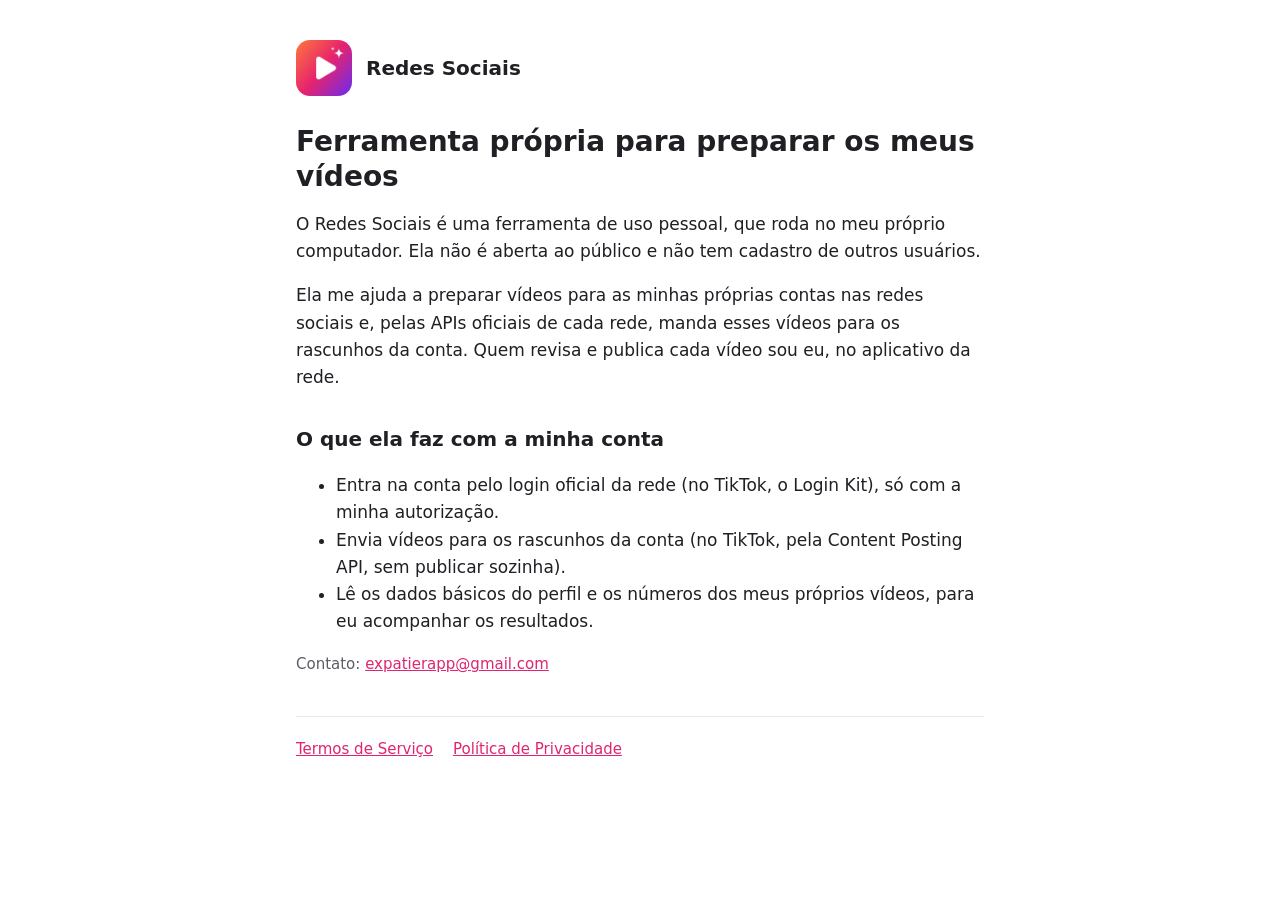
<file: index.html>
<!doctype html>
<html lang="pt-BR">
<head>
  <meta charset="utf-8">
  <meta name="viewport" content="width=device-width, initial-scale=1">
  <title>Redes Sociais</title>
  <link rel="icon" href="logo.png">
  <link rel="stylesheet" href="style.css">
</head>
<body>
<main>
  <header><img src="logo.png" alt=""><a href="./">Redes Sociais</a></header>
  <h1>Ferramenta própria para preparar os meus vídeos</h1>
  <p>O Redes Sociais é uma ferramenta de uso pessoal, que roda no meu próprio computador. Ela não é aberta ao público e não tem cadastro de outros usuários.</p>
  <p>Ela me ajuda a preparar vídeos para as minhas próprias contas nas redes sociais e, pelas APIs oficiais de cada rede, manda esses vídeos para os rascunhos da conta. Quem revisa e publica cada vídeo sou eu, no aplicativo da rede.</p>
  <h2>O que ela faz com a minha conta</h2>
  <ul>
    <li>Entra na conta pelo login oficial da rede (no TikTok, o Login Kit), só com a minha autorização.</li>
    <li>Envia vídeos para os rascunhos da conta (no TikTok, pela Content Posting API, sem publicar sozinha).</li>
    <li>Lê os dados básicos do perfil e os números dos meus próprios vídeos, para eu acompanhar os resultados.</li>
  </ul>
  <p class="muted">Contato: <a href="mailto:expatierapp@gmail.com">expatierapp@gmail.com</a></p>
  <nav><a href="termos.html">Termos de Serviço</a><a href="privacidade.html">Política de Privacidade</a></nav>
</main>
</body>
</html>
</file>
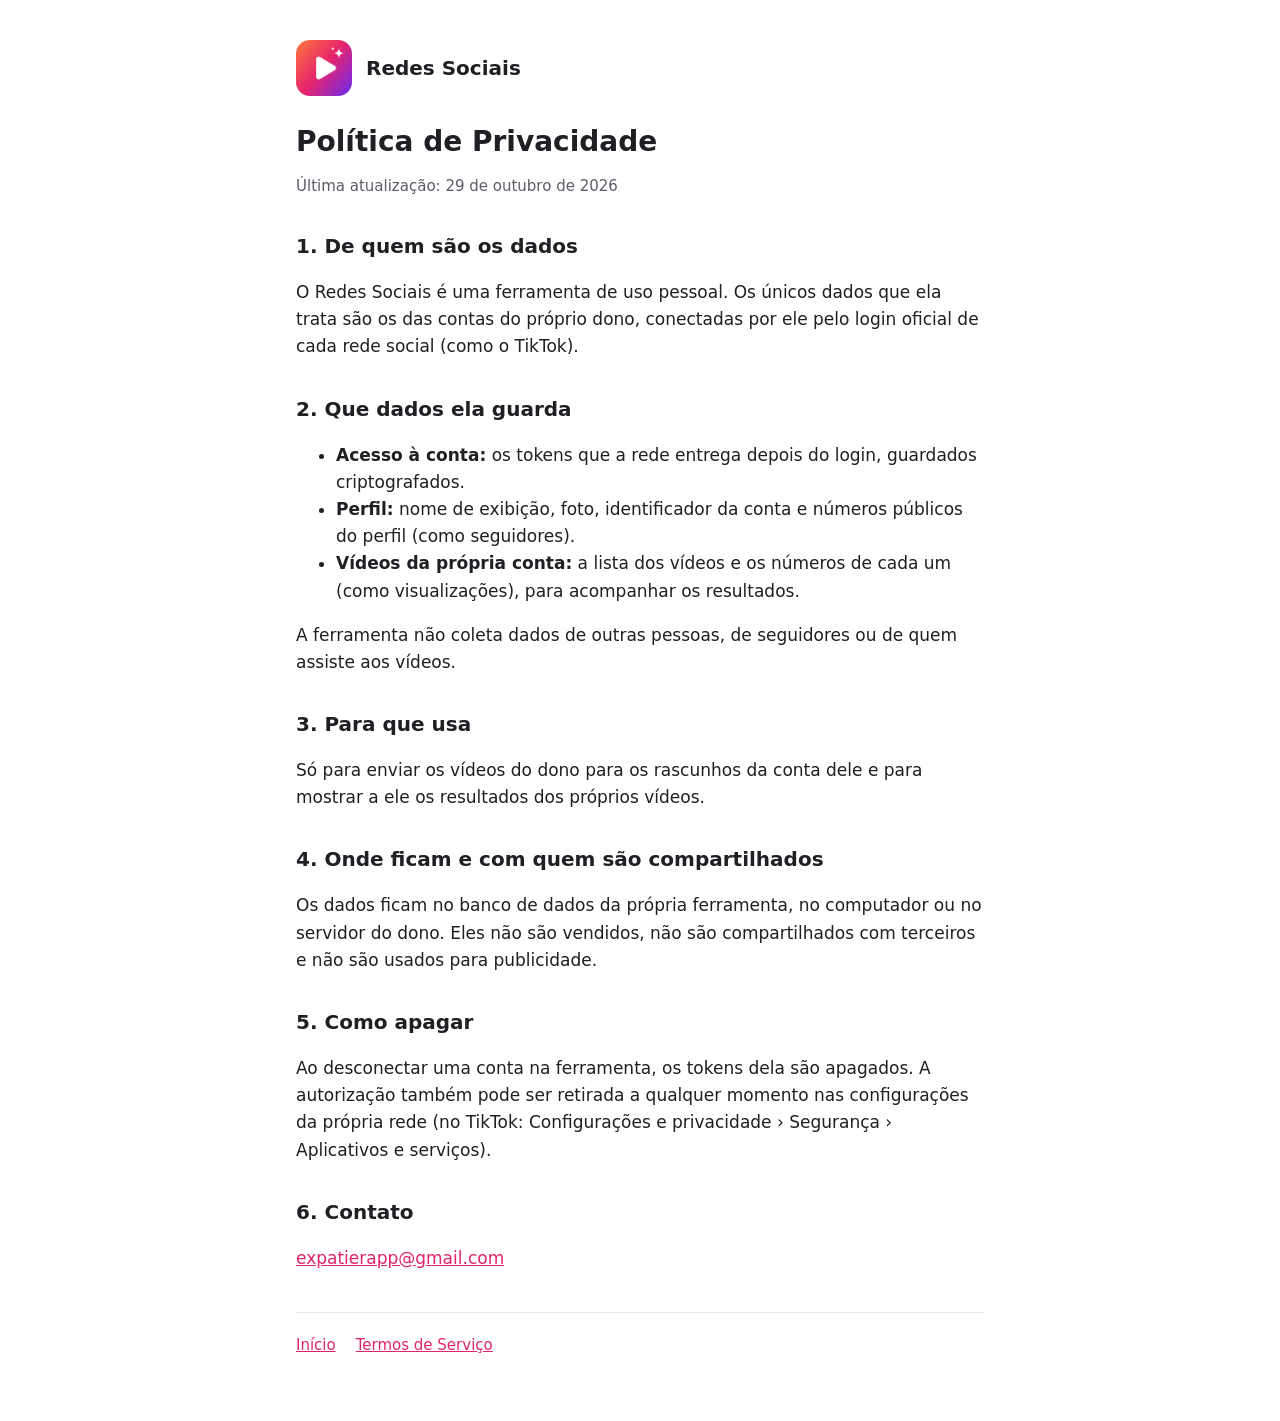
<file: privacidade.html>
<!doctype html>
<html lang="pt-BR">
<head>
  <meta charset="utf-8">
  <meta name="viewport" content="width=device-width, initial-scale=1">
  <title>Política de Privacidade · Redes Sociais</title>
  <link rel="icon" href="logo.png">
  <link rel="stylesheet" href="style.css">
</head>
<body>
<main>
  <header><img src="logo.png" alt=""><a href="./">Redes Sociais</a></header>
  <h1>Política de Privacidade</h1>
  <p class="muted">Última atualização: 29 de outubro de 2026</p>

  <h2>1. De quem são os dados</h2>
  <p>O Redes Sociais é uma ferramenta de uso pessoal. Os únicos dados que ela trata são os das contas do próprio dono, conectadas por ele pelo login oficial de cada rede social (como o TikTok).</p>

  <h2>2. Que dados ela guarda</h2>
  <ul>
    <li><strong>Acesso à conta:</strong> os tokens que a rede entrega depois do login, guardados criptografados.</li>
    <li><strong>Perfil:</strong> nome de exibição, foto, identificador da conta e números públicos do perfil (como seguidores).</li>
    <li><strong>Vídeos da própria conta:</strong> a lista dos vídeos e os números de cada um (como visualizações), para acompanhar os resultados.</li>
  </ul>
  <p>A ferramenta não coleta dados de outras pessoas, de seguidores ou de quem assiste aos vídeos.</p>

  <h2>3. Para que usa</h2>
  <p>Só para enviar os vídeos do dono para os rascunhos da conta dele e para mostrar a ele os resultados dos próprios vídeos.</p>

  <h2>4. Onde ficam e com quem são compartilhados</h2>
  <p>Os dados ficam no banco de dados da própria ferramenta, no computador ou no servidor do dono. Eles não são vendidos, não são compartilhados com terceiros e não são usados para publicidade.</p>

  <h2>5. Como apagar</h2>
  <p>Ao desconectar uma conta na ferramenta, os tokens dela são apagados. A autorização também pode ser retirada a qualquer momento nas configurações da própria rede (no TikTok: Configurações e privacidade › Segurança › Aplicativos e serviços).</p>

  <h2>6. Contato</h2>
  <p><a href="mailto:expatierapp@gmail.com">expatierapp@gmail.com</a></p>

  <nav><a href="./">Início</a><a href="termos.html">Termos de Serviço</a></nav>
</main>
</body>
</html>
</file>
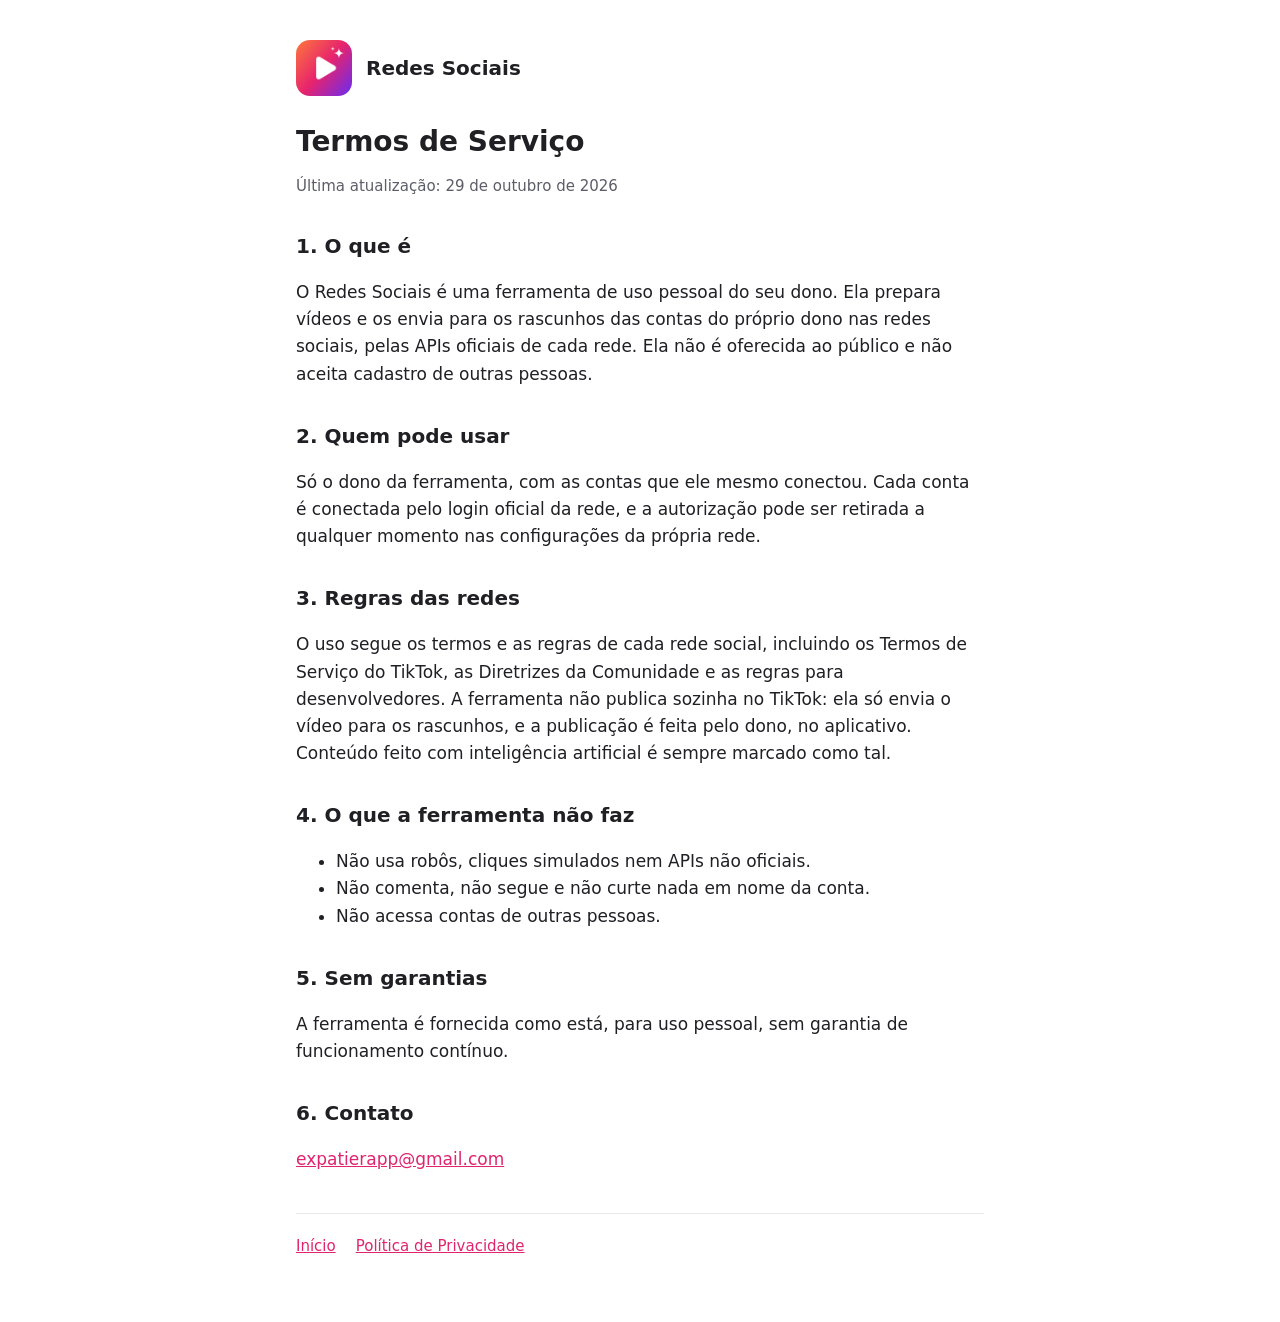
<file: termos.html>
<!doctype html>
<html lang="pt-BR">
<head>
  <meta charset="utf-8">
  <meta name="viewport" content="width=device-width, initial-scale=1">
  <title>Termos de Serviço · Redes Sociais</title>
  <link rel="icon" href="logo.png">
  <link rel="stylesheet" href="style.css">
</head>
<body>
<main>
  <header><img src="logo.png" alt=""><a href="./">Redes Sociais</a></header>
  <h1>Termos de Serviço</h1>
  <p class="muted">Última atualização: 29 de outubro de 2026</p>

  <h2>1. O que é</h2>
  <p>O Redes Sociais é uma ferramenta de uso pessoal do seu dono. Ela prepara vídeos e os envia para os rascunhos das contas do próprio dono nas redes sociais, pelas APIs oficiais de cada rede. Ela não é oferecida ao público e não aceita cadastro de outras pessoas.</p>

  <h2>2. Quem pode usar</h2>
  <p>Só o dono da ferramenta, com as contas que ele mesmo conectou. Cada conta é conectada pelo login oficial da rede, e a autorização pode ser retirada a qualquer momento nas configurações da própria rede.</p>

  <h2>3. Regras das redes</h2>
  <p>O uso segue os termos e as regras de cada rede social, incluindo os Termos de Serviço do TikTok, as Diretrizes da Comunidade e as regras para desenvolvedores. A ferramenta não publica sozinha no TikTok: ela só envia o vídeo para os rascunhos, e a publicação é feita pelo dono, no aplicativo. Conteúdo feito com inteligência artificial é sempre marcado como tal.</p>

  <h2>4. O que a ferramenta não faz</h2>
  <ul>
    <li>Não usa robôs, cliques simulados nem APIs não oficiais.</li>
    <li>Não comenta, não segue e não curte nada em nome da conta.</li>
    <li>Não acessa contas de outras pessoas.</li>
  </ul>

  <h2>5. Sem garantias</h2>
  <p>A ferramenta é fornecida como está, para uso pessoal, sem garantia de funcionamento contínuo.</p>

  <h2>6. Contato</h2>
  <p><a href="mailto:expatierapp@gmail.com">expatierapp@gmail.com</a></p>

  <nav><a href="./">Início</a><a href="privacidade.html">Política de Privacidade</a></nav>
</main>
</body>
</html>
</file>
<file: style.css>
:root {
  --bg: #ffffff;
  --text: #1f1f24;
  --muted: #5d5d68;
  --accent: #e0246f;
  --line: #e7e7ec;
}
@media (prefers-color-scheme: dark) {
  :root {
    --bg: #141418;
    --text: #ececf1;
    --muted: #a3a3ad;
    --accent: #ff6a9e;
    --line: #2a2a31;
  }
}
* { box-sizing: border-box; }
body {
  margin: 0;
  background: var(--bg);
  color: var(--text);
  font: 17px/1.6 system-ui, -apple-system, "Segoe UI", Roboto, sans-serif;
}
main { max-width: 720px; margin: 0 auto; padding: 40px 16px 64px; }
header { display: flex; align-items: center; gap: 14px; margin-bottom: 28px; }
header img { width: 56px; height: 56px; border-radius: 14px; }
header a { color: inherit; text-decoration: none; font-weight: 700; font-size: 20px; }
h1 { font-size: 28px; line-height: 1.25; margin: 0 0 8px; }
h2 { font-size: 20px; margin: 32px 0 8px; }
p, li { color: var(--text); }
.muted { color: var(--muted); font-size: 15px; }
a { color: var(--accent); }
nav { margin-top: 40px; padding-top: 20px; border-top: 1px solid var(--line); display: flex; gap: 20px; flex-wrap: wrap; font-size: 15px; }
</file>
